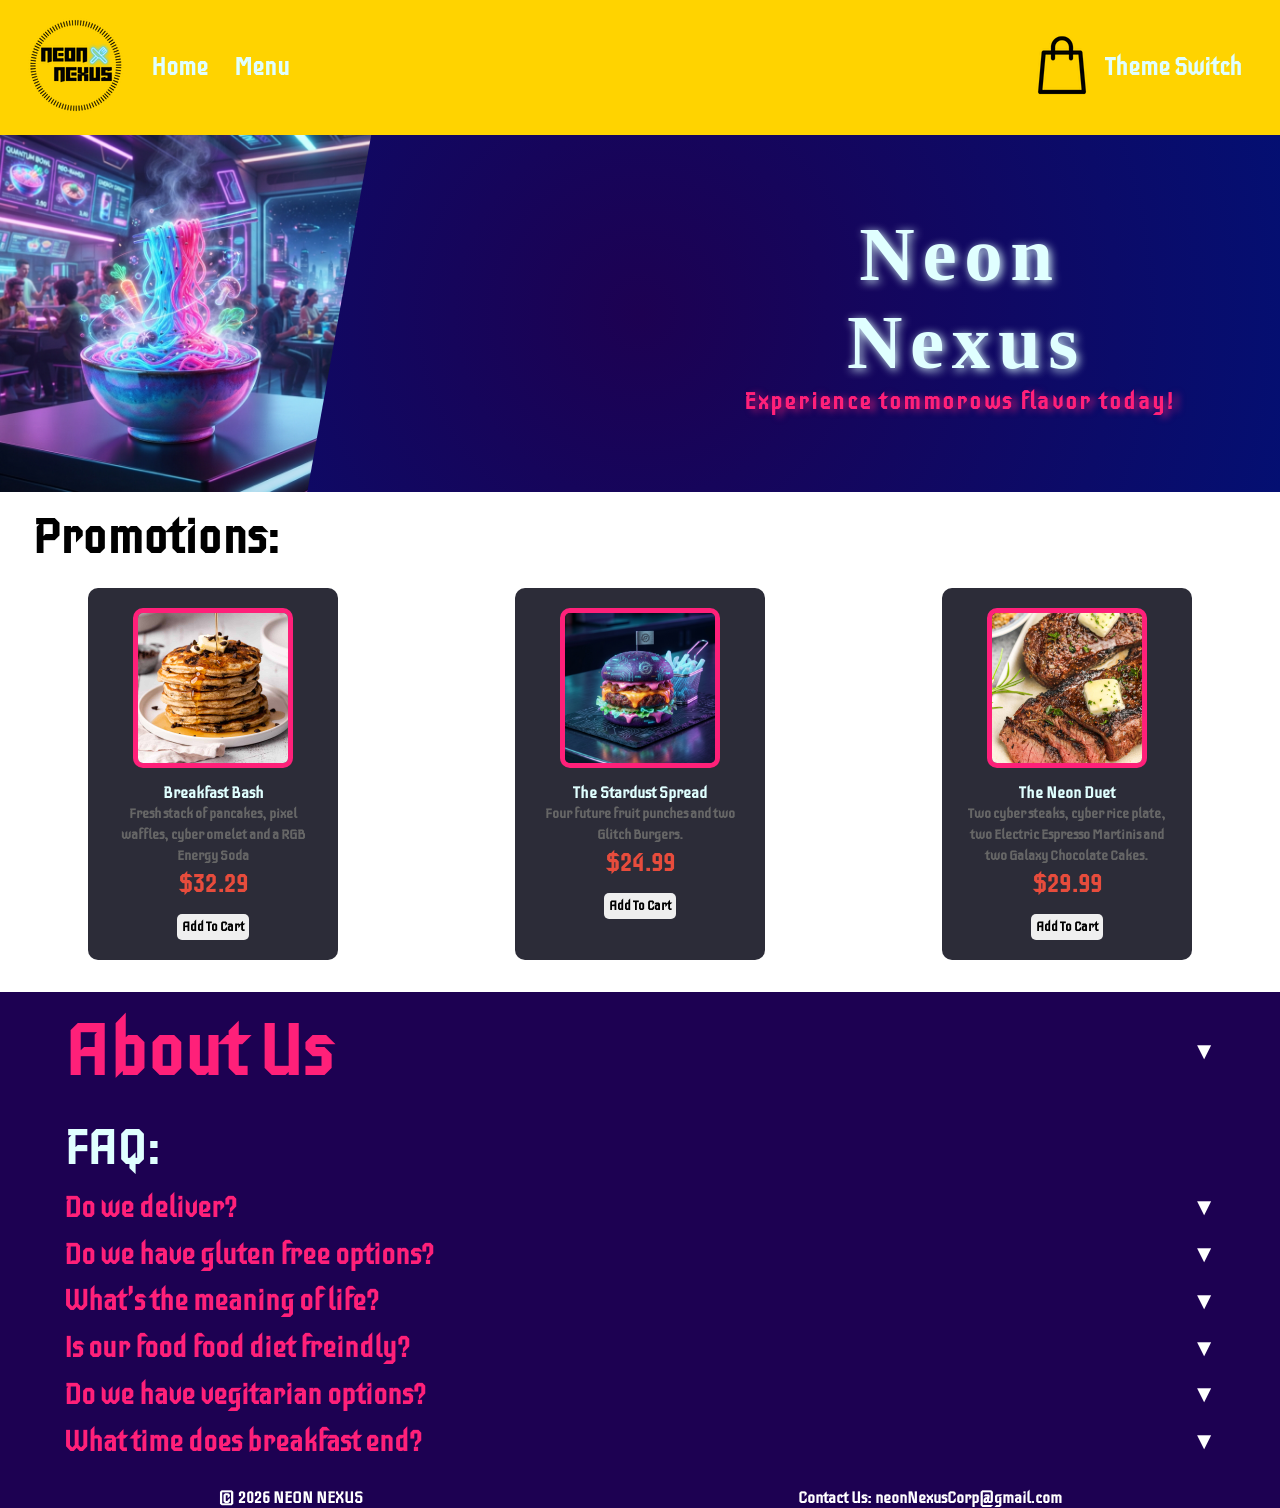
<file: index.html>
<!DOCTYPE html>
<html lang="en">
<head>
    <meta charset="UTF-8">
    <meta name="viewport" content="width=device-width, initial-scale=1.0">
    <title>Home | Neon Nexus</title>
    <link rel="stylesheet" href="shared/global.css">
    <link rel="stylesheet" href="shared/navbar.css">
    <link rel="stylesheet" href="shared/footer.css">
    <link rel="stylesheet" href="homepage.css">
    

</head>
<body>



    <header>
        <nav>

            <div id="leftSideNav">
                <a href="./"><img src="./assets/Logo/Neon nexus.png" alt="Resturant Logo" id="logo"></a>
                <ul class="navItemsContainer">
                    <li class="navItems" id="homeHref"><a href="./">Home</a></li>
                    <li class="navItems"><a href="./pages/menu/">Menu</a></li>
                </ul>
            </div>


            <div id="rightSideNav">

            <div class="bag-container">
            <a href="pages\checkout\index.html"><img class="cartLogo" src="./assets/icons/global/shoppingBag.png">
                    <span class="cart-count" id="cartCount">0</span></a>
            </div>

                <button id="themeSwitchButton" onclick="changeTheme()">Theme Switch</button>

            </div>

            <!-- !NEED A THEME SWITHCING BUTTON! -->
        </nav>
    </header>



    <main>
        <!-- For this section, create a diagonal shape using the property clip-path. EX syntax: clip-path: polygon(52% 0, 100% 0, 100% 100%, 40% 100%); slant exists because points 1 and 4 use different x-values (52% vs 40%), each comma separates a point--> 
        

        <div id="introDiv">

            <img src="assets/display/display.png" alt="Neo-Ramen" id="landingDisplayFood">

            <div id="headerContainerLanding">
                <h1 id="neon">
                    Neon
                </h1>
                    
                <h1 id="nexus">
                    Nexus
                </h1>

                <h3 id="missionStatement">
                    Experience tommorows flavor today!
                </h3>

            </div>

            

        </div>            


         <div class="promotionsSection">

                <h2 id="promtotionHeader">Promotions:</h2>

                    <div id="populatePromotionItems">

                        <!-- This section is populated via JS -->

                    </div>
        </div>

    </main>



    <footer>

        <!-- Footer will be spilt in two, 90/10, one will cover faqs and Our mission statement (90) and the bottom one will detail copyright -->

        <div id="interactiveDiv">

            <!-- div for about us / mission statement -->
            <div>
                <!-- display them in a column then populate them via javascript and an onclick event-->

                <div id="aboutUs">

                    <div class="aboutUsPrompt">

                        <h2 id="aboutUsHeader">About Us</h2>
                        
                        <button class="dropdownButton" onclick="displayAboutMeBio()">▼</button>

                    </div>

                    <p id="aboutMeBio">At Neon Nexus, we are more than just a restaurant; we are a cyber-futuristic culinary destination where the raw energy of urban nightlife meets the infinite possibilities of tomorrow. Inspired by the sleek, high-tech worlds of cyberpunk culture, we have created an immersive dining lounge designed to transport you straight into a vibrant, future metropolis. Our neon-drenched space brings people together under electric skies to share bold food, innovative drinks, and unforgettable experiences.</p>
                </div>

            </div>

            <div id="FAQ">

                

                <div class="questionFaqContainter">

                    <h2 id="FAQheader">FAQ:</h2>

                    <div class="faqPromptContainer">

                    <h3 class="questionFaqHeader">Do we deliver?</h3>

                    <button class="dropdownButton" onclick="displayQuestionAnswer(1)">▼</button>

                    </div>

                    <div class="questionAnsDiv">
                        <p id="question1" class="hiddenByDefualt">At this time, we only take orders for carry-out.</p>
                    </div>
                </div>
                
                <div class="questionFaqContainter">

                    <div class="faqPromptContainer">

                    <h3 class="questionFaqHeader">Do we have gluten free options?</h3>

                    <button class="dropdownButton" onclick="displayQuestionAnswer(2)">▼</button>

                    </div>

                    <div class="questionAnsDiv">
                        <p id="question2" class="hiddenByDefualt">Yes, of course! Though options are limited, our plasma steak, pixel waffles and quantum pancakes all have gluten free options.</p>
                    </div>
                </div>

                <div class="questionFaqContainter">

                    <div class="faqPromptContainer">
                    <h3 class="questionFaqHeader">What's the meaning of life?</h3>

                    <button class="dropdownButton" onclick="displayQuestionAnswer(3)">▼</button>

                    </div>

                    <div class="questionAnsDiv">
                        <p id="question3" class="hiddenByDefualt">To buy from our Resturant!!!</p>
                    </div>

                </div>

                <div class="questionFaqContainter">

                    <div class="faqPromptContainer">
                    <h3 class="questionFaqHeader">Is our food food diet freindly?</h3>

                    <button class="dropdownButton" onclick="displayQuestionAnswer(4)">▼</button>

                    </div>

                    <div class="questionAnsDiv">
                        <p id="question4" class="hiddenByDefualt">Fortanetly our food is calorically dense, so not diet friendly, but it's delicious!</p>
                    </div>

                </div>

                <div class="questionFaqContainter">

                    <div class="faqPromptContainer">

                    <h3 class="questionFaqHeader">Do we have vegitarian options?</h3>

                    <button class="dropdownButton" onclick="displayQuestionAnswer(5)">▼</button>

                    </div>

                    <div class="questionAnsDiv">
                        <p id="question5" class="hiddenByDefualt">Yes! Our Pixel Waffles, Quantum Pancakes, Cyber Rice plate and our Quantum Wrap are all vegitarian friendly.</p>
                    </div>
        
                </div>

                <div class="questionFaqContainter">

                    <div class="faqPromptContainer">

                    <h3 class="questionFaqHeader">What time does breakfast end?</h3>

                    <button class="dropdownButton" onclick="displayQuestionAnswer(6)">▼</button>

                    </div>

                    <div class="questionAnsDiv">
                        <p id="question6" class="hiddenByDefualt">Never! We serve breakfast anytime, as long as we're open, any day of the week</p>
                    </div>

                </div>
            </div>

        </div>



        <div id="copyrightFooter">
            <p>© 2026 NEON NEXUS</p>
            <p>Contact Us: neonNexusCorp@gmail.com</p>
        </div>


    </footer>

    
    <script src="homepage.js" defer></script>
    <script src="./shared/footer.js"></script>
    <script src="./shared/theme.js"></script>
</body>
</html>
</file>
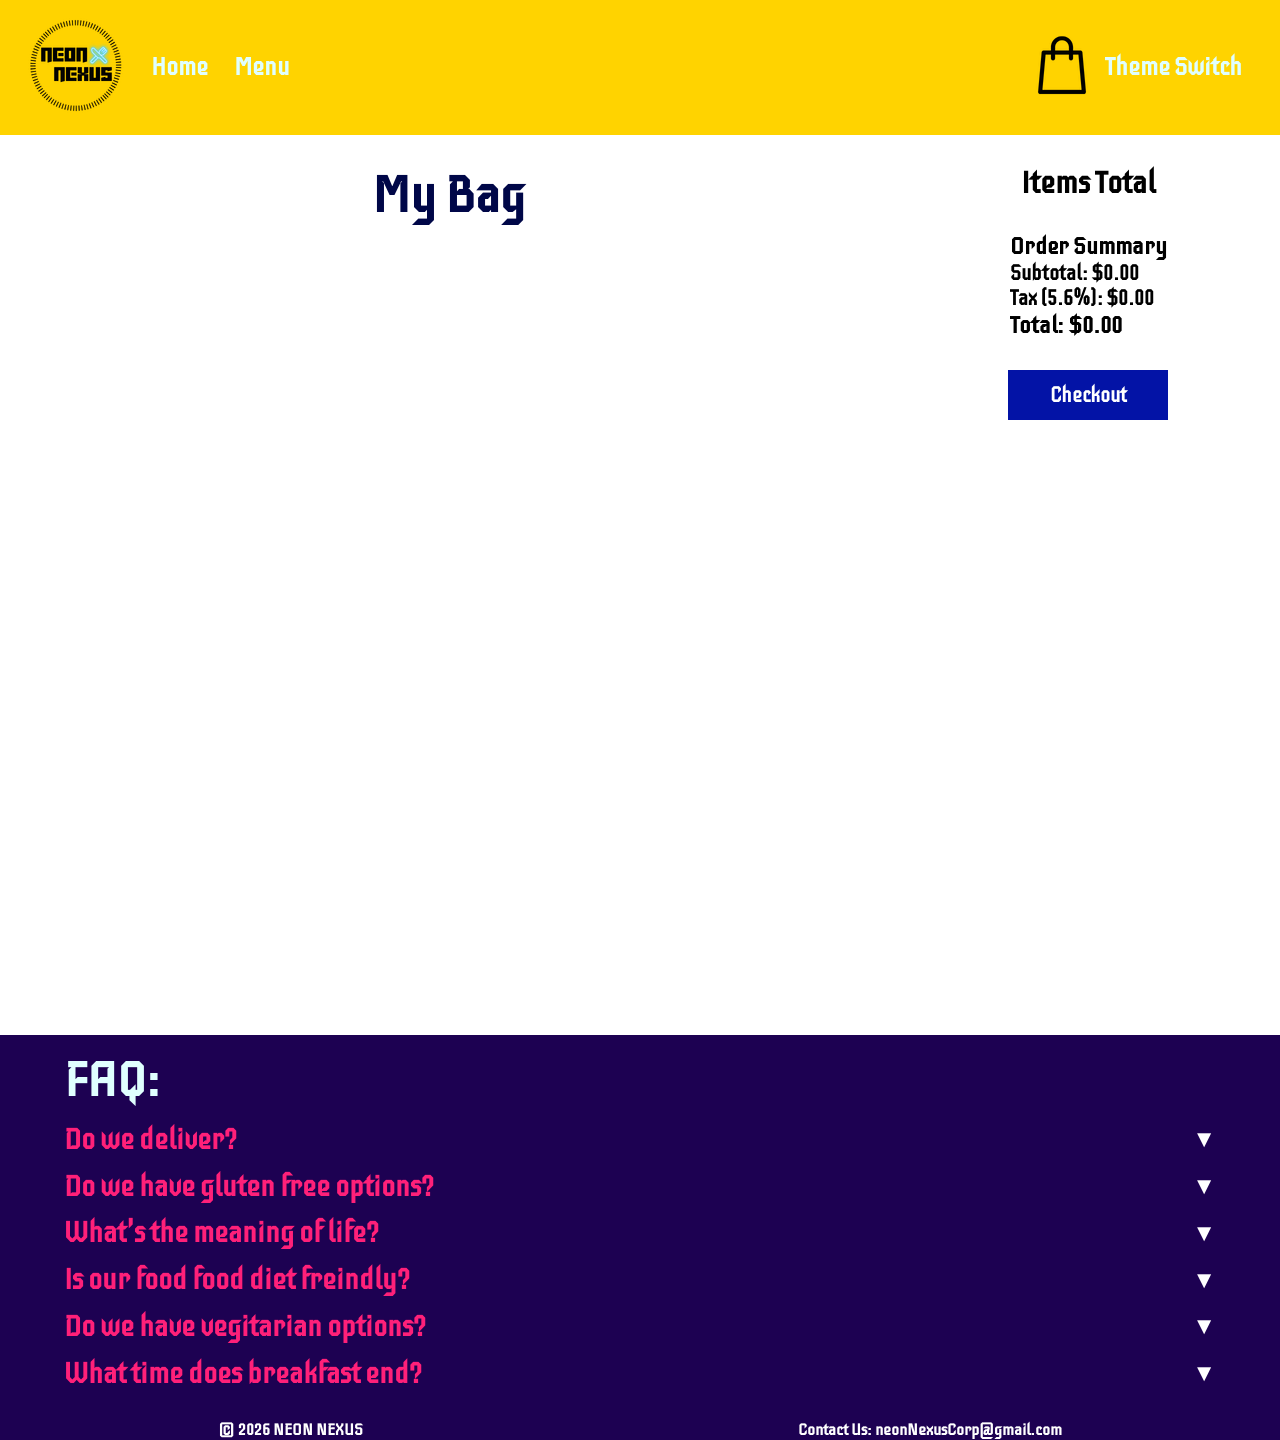
<file: pages/checkout/index.html>
<!DOCTYPE html>
<html lang="en">
<head>
    <meta charset="UTF-8">
    <meta name="viewport" content="width=device-width, initial-scale=1.0">
    <title>Checkout | Neon Nexus</title>
    <link rel="stylesheet" href="checkout.css">
    <link rel="stylesheet" href="../../shared/footer.css">
    <link rel="stylesheet" href="../../shared/global.css">
    <link rel="stylesheet" href="../../shared/navbar.css">
</head>
<body>
    <header>
        <nav>

            <div id="leftSideNav">
                <a href="../../"><img src="../../assets/Logo/Neon nexus.png" alt="Resturant Logo" id="logo"></a>
                <ul class="navItemsContainer">
                    <li class="navItems" id="homeHref"><a href="../../">Home</a></li>
                    <li class="navItems"><a href="../menu/">Menu</a></li>
                </ul>
            </div>


            <div id="rightSideNav">
            
            <div class="bag-container">
            <a href="../checkout/"><img class="cartLogo" src="../../assets/icons/global/shoppingBag.png">
                    <span class="cart-count" id="cartCount">0</span></a>
            </div>

            <button id="themeSwitchButton" onclick="changeTheme()">Theme Switch</button>    

            </div>
        </nav>
    </header>
    <main>
        <div class="container">
            <div class="leftSide">
                <h2 class="bag">My Bag</h2>
                <p id="display"></p>
            </div>

            <div class="rightSide">
                <div class="row">
                    <h2>Items Total</h2>
                    <h2></h2>
                </div>
                <p id="display2"></p>
                <button class="checkout">Checkout</button>
            </div>
        </div>
    </main>

        <footer>

        <!-- Footer will be spilt in two, 90/10, one will cover faqs and Our mission statement (90) and the bottom one will detail copyright -->

        <div id="interactiveDiv">

            <!-- div for about us / mission statement -->

            <div id="FAQ">

                

                <div class="questionFaqContainter">

                    <h2 id="FAQheader">FAQ:</h2>

                    <div class="faqPromptContainer">

                    <h3 class="questionFaqHeader">Do we deliver?</h3>

                    <button class="dropdownButton" onclick="displayQuestionAnswer(1)">▼</button>

                    </div>

                    <div class="questionAnsDiv">
                        <p id="question1" class="hiddenByDefualt">At this time, we only take orders for carry-out.</p>
                    </div>
                </div>
                
                <div class="questionFaqContainter">

                    <div class="faqPromptContainer">

                    <h3 class="questionFaqHeader">Do we have gluten free options?</h3>

                    <button class="dropdownButton" onclick="displayQuestionAnswer(2)">▼</button>

                    </div>

                    <div class="questionAnsDiv">
                        <p id="question2" class="hiddenByDefualt">Yes, of course! Though options are limited, our plasma steak, pixel waffles and quantum pancakes all have gluten free options.</p>
                    </div>
                </div>

                <div class="questionFaqContainter">

                    <div class="faqPromptContainer">
                    <h3 class="questionFaqHeader">What's the meaning of life?</h3>

                    <button class="dropdownButton" onclick="displayQuestionAnswer(3)">▼</button>

                    </div>

                    <div class="questionAnsDiv">
                        <p id="question3" class="hiddenByDefualt">To buy from our Resturant!!!</p>
                    </div>

                </div>

                <div class="questionFaqContainter">

                    <div class="faqPromptContainer">
                    <h3 class="questionFaqHeader">Is our food food diet freindly?</h3>

                    <button class="dropdownButton" onclick="displayQuestionAnswer(4)">▼</button>

                    </div>

                    <div class="questionAnsDiv">
                        <p id="question4" class="hiddenByDefualt">Fortanetly our food is calorically dense, so not diet friendly, but it's delicious!</p>
                    </div>

                </div>

                <div class="questionFaqContainter">

                    <div class="faqPromptContainer">

                    <h3 class="questionFaqHeader">Do we have vegitarian options?</h3>

                    <button class="dropdownButton" onclick="displayQuestionAnswer(5)">▼</button>

                    </div>

                    <div class="questionAnsDiv">
                        <p id="question5" class="hiddenByDefualt">Yes! Our Pixel Waffles, Quantum Pancakes, Cyber Rice plate and our Quantum Wrap are all vegitarian friendly.</p>
                    </div>
        
                </div>

                <div class="questionFaqContainter">

                    <div class="faqPromptContainer">

                    <h3 class="questionFaqHeader">What time does breakfast end?</h3>

                    <button class="dropdownButton" onclick="displayQuestionAnswer(6)">▼</button>

                    </div>

                    <div class="questionAnsDiv">
                        <p id="question6" class="hiddenByDefualt">Never! We serve breakfast anytime, as long as we're open, any day of the week</p>
                    </div>

                </div>
            </div>

        </div>



        <div id="copyrightFooter">
            <p>© 2026 NEON NEXUS</p>
            <p>Contact Us: neonNexusCorp@gmail.com</p>
        </div>


    </footer>

    <script src="checkout.js" defer></script>
    <script src="../../shared/footer.js"></script>
    <script src="../../shared/theme.js"x    ></script>

</body>
</html>
</file>
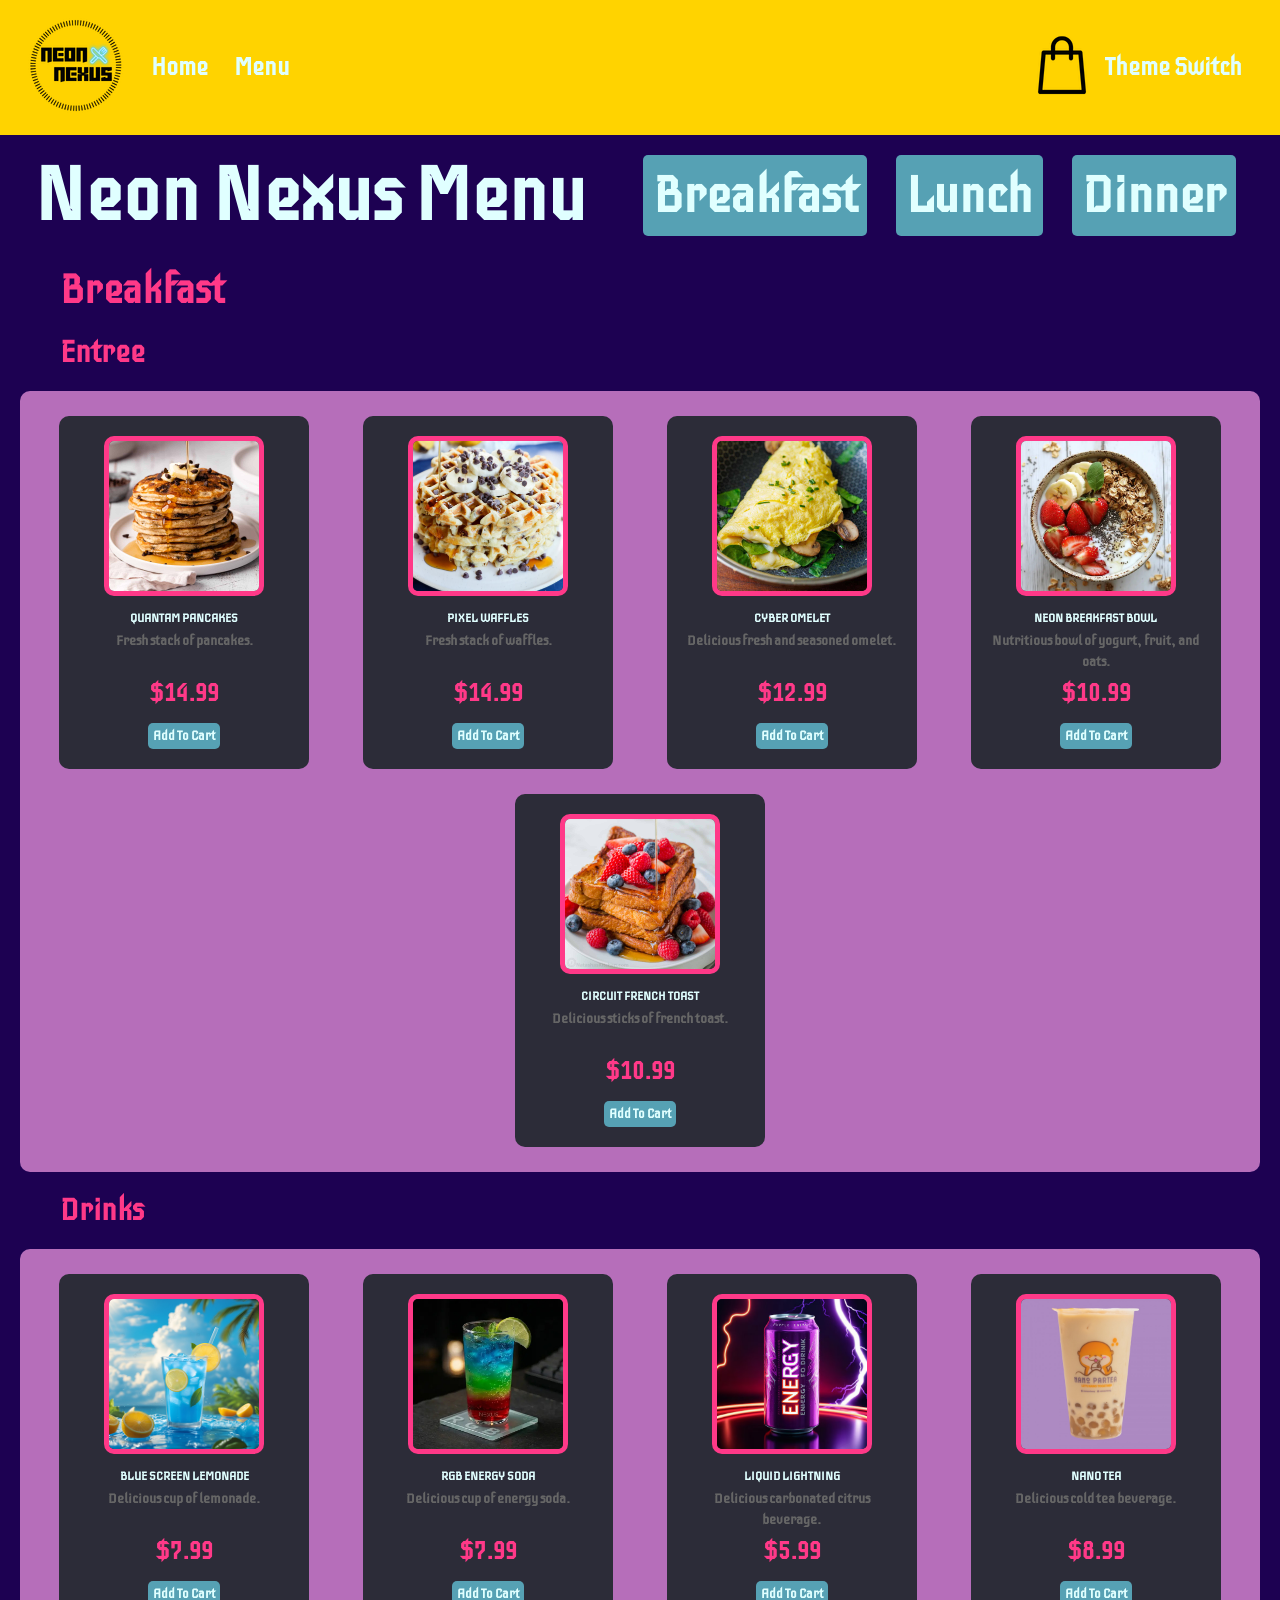
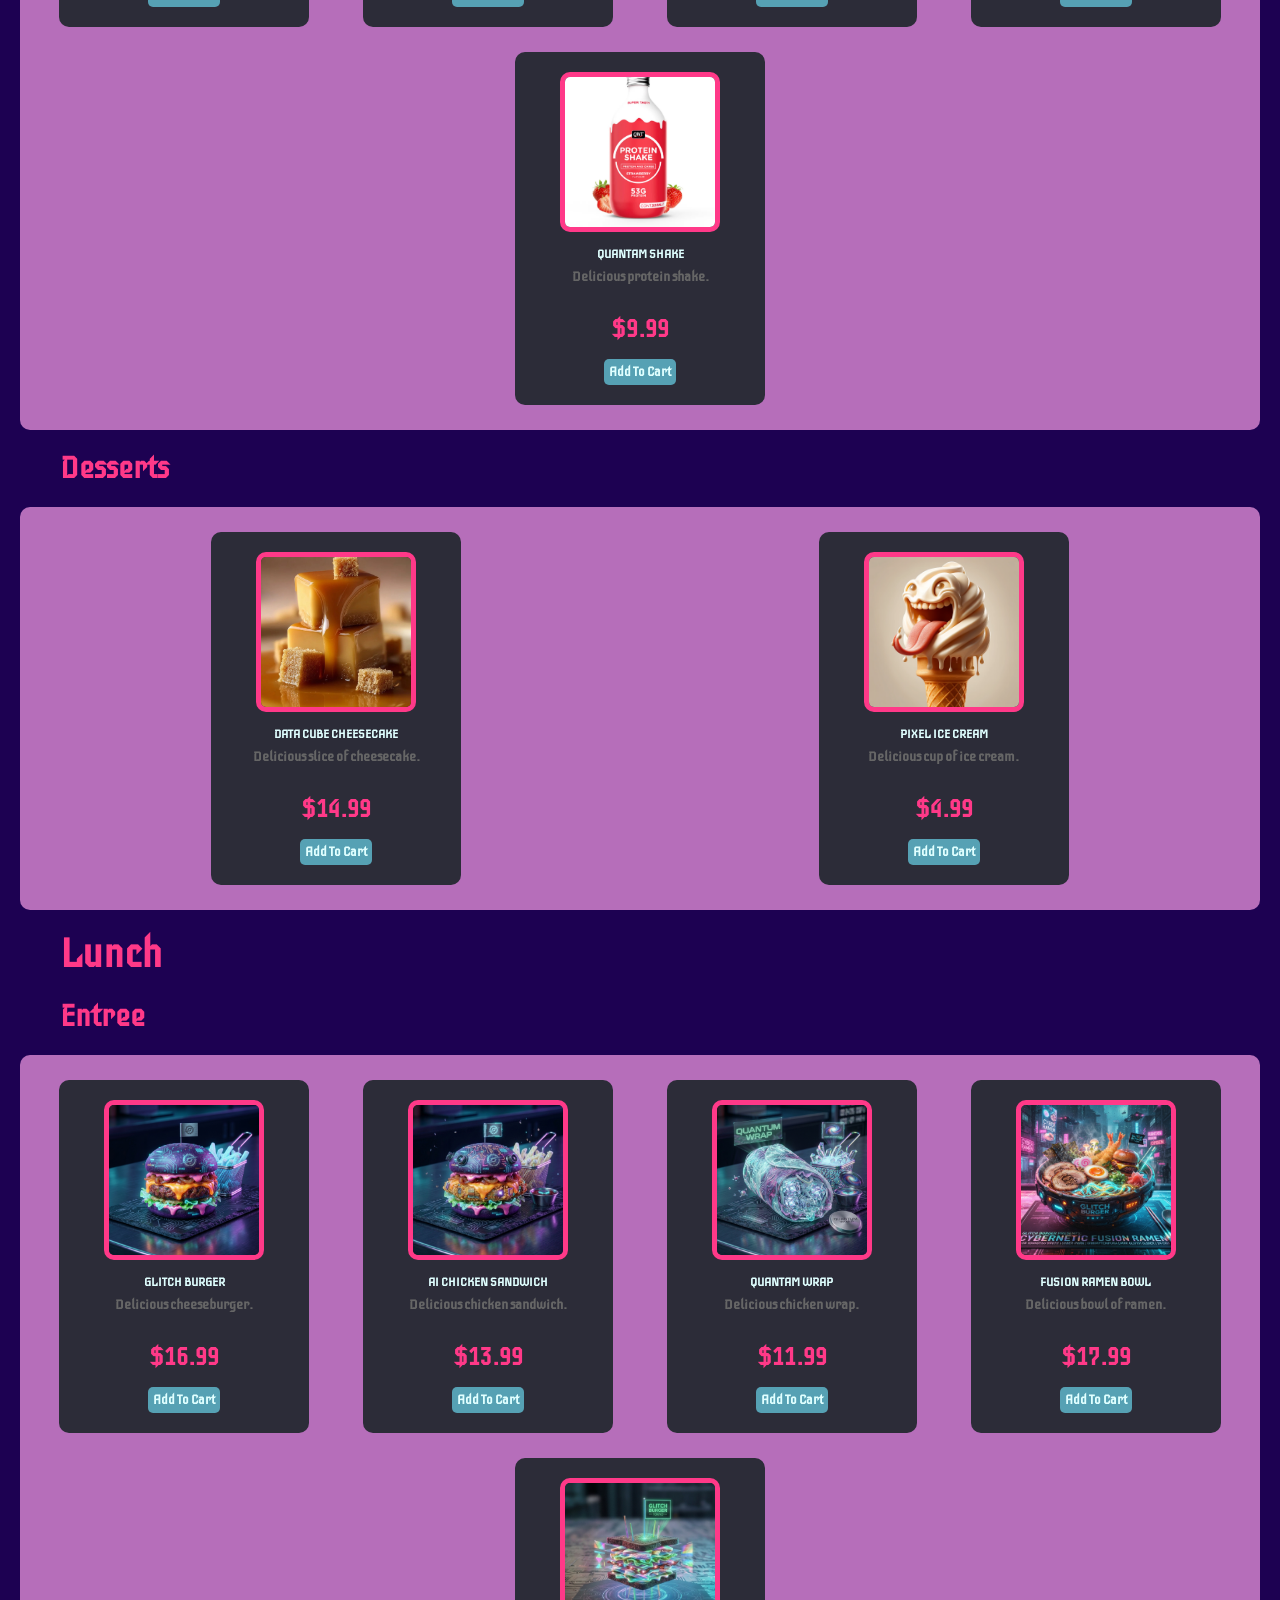
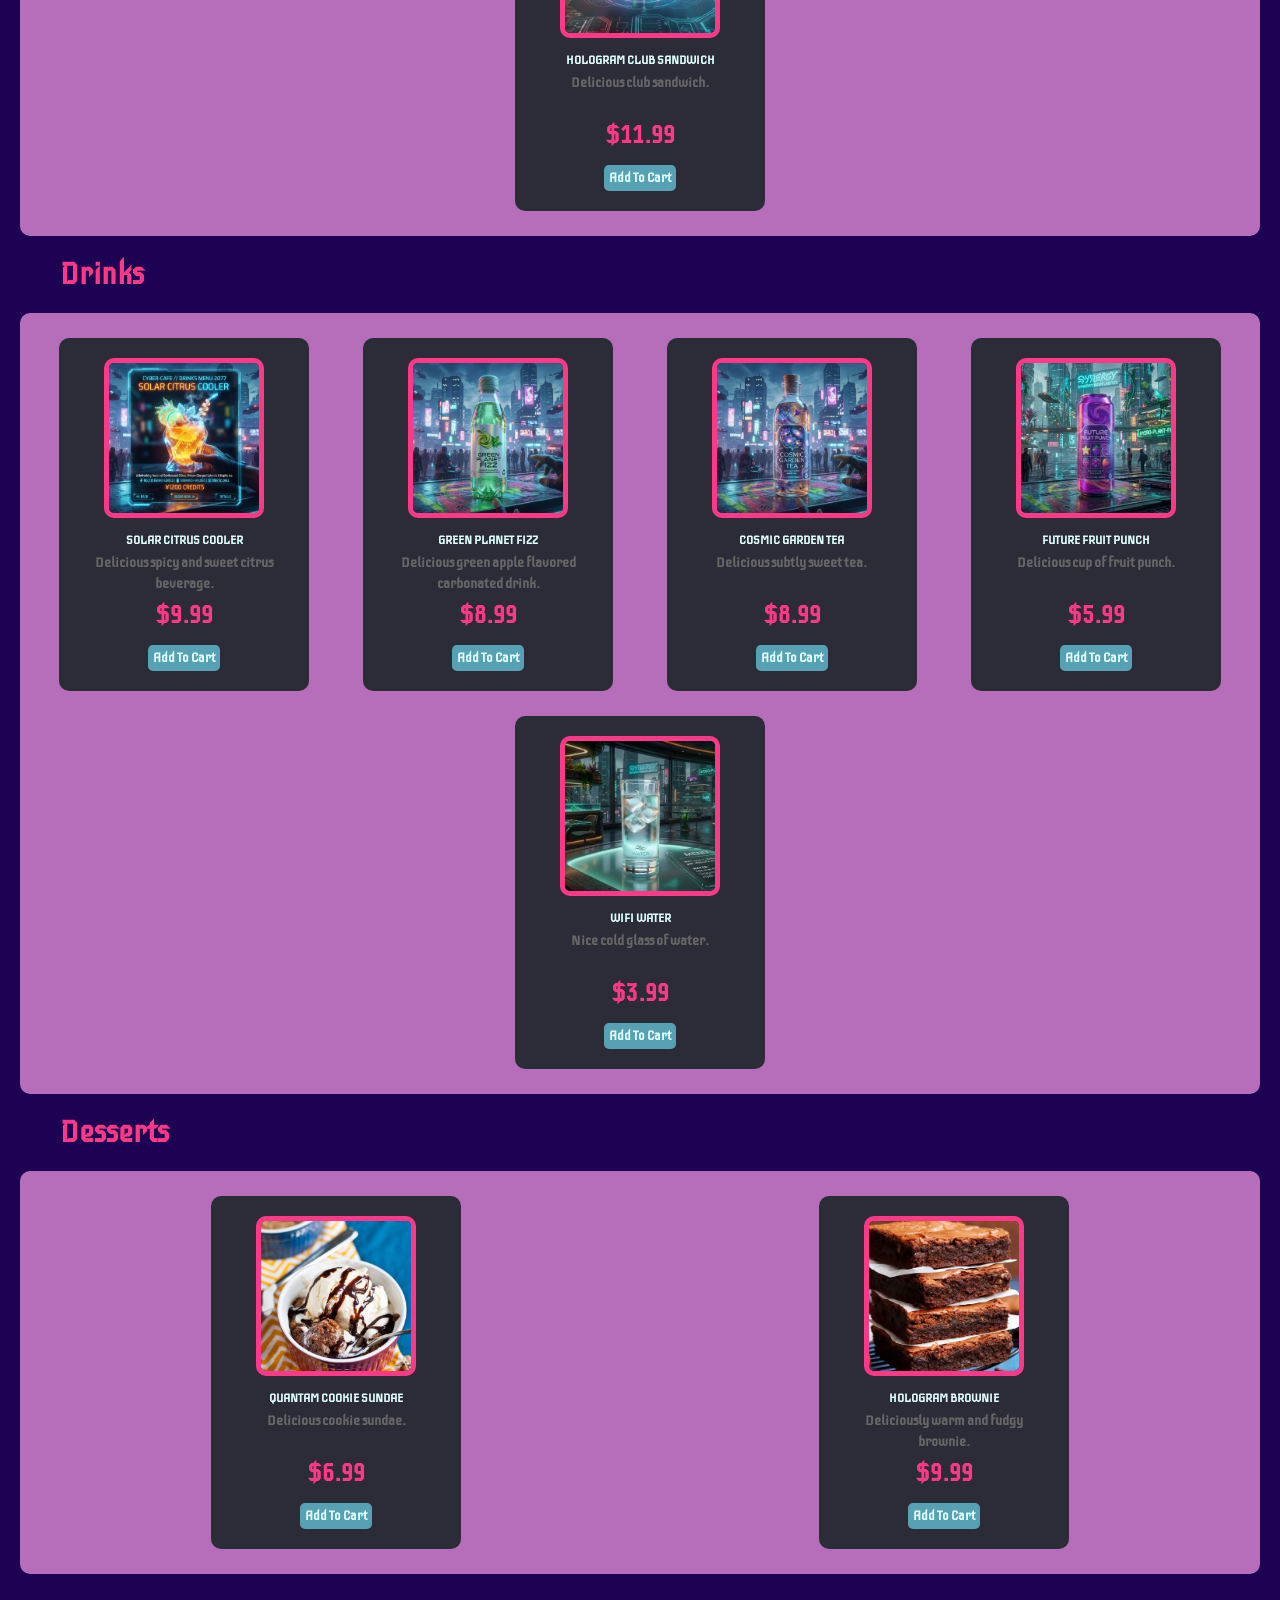
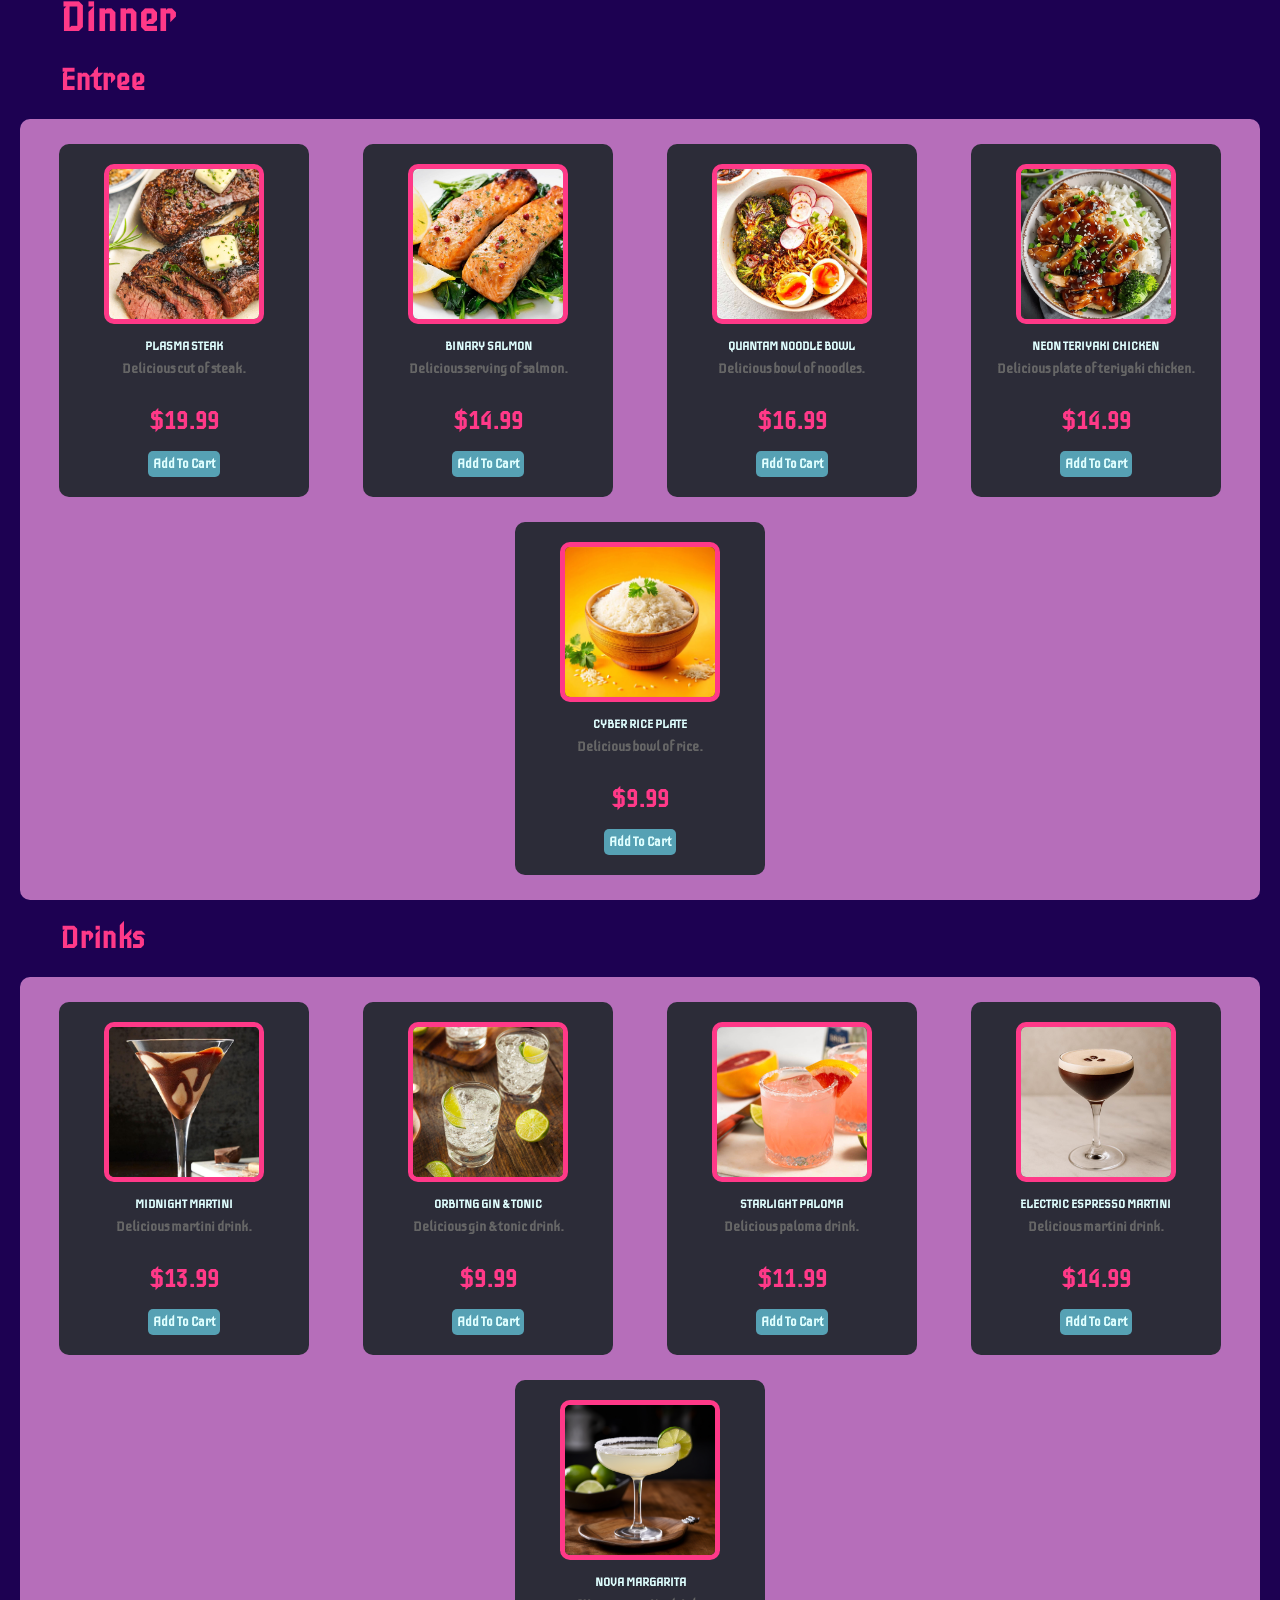
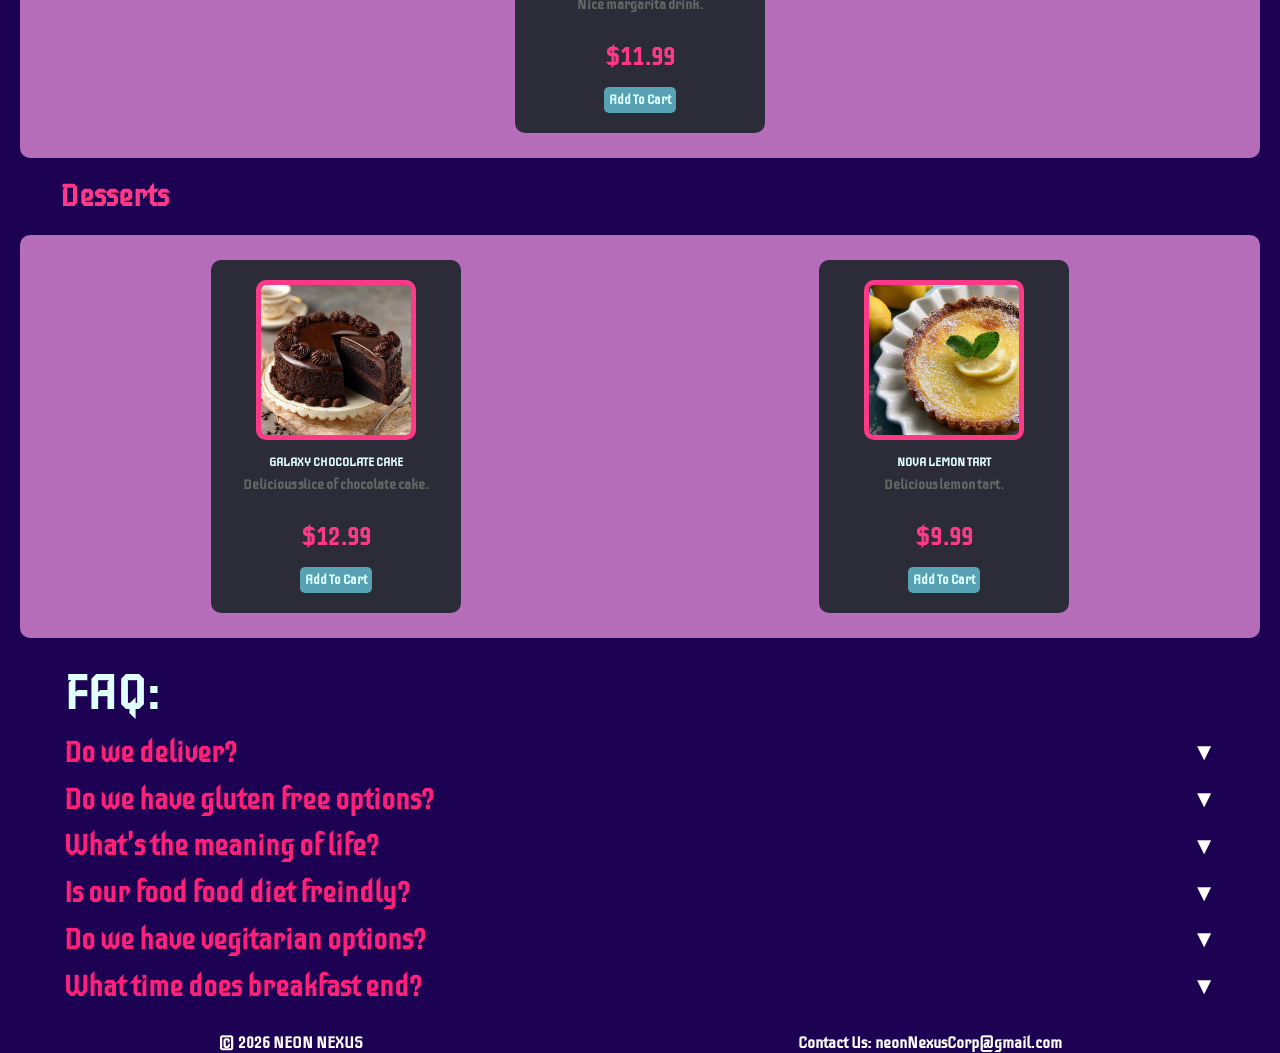
<file: pages/menu/index.html>
<!DOCTYPE html>
<html lang="en">
<head>
    <meta charset="UTF-8">
    <meta name="viewport" content="width=device-width, initial-scale=1.0">
    <link rel="stylesheet" href="menu.css">
    <link rel="stylesheet" href="../../shared/footer.css">
    <link rel="stylesheet" href="../../shared/global.css">
    <link rel="stylesheet" href="../../shared/navbar.css">
    <title>Menu | Neon Nexus</title>
</head>
<body>
    <!-- Header Navigation -->
    <header>
        <nav>

            <div id="leftSideNav">
                <a href="../../"><img src="../../assets/Logo/Neon nexus.png" alt="Resturant Logo" id="logo"></a>
                <ul class="navItemsContainer">
                    <li class="navItems" id="homeHref"><a href="../../">Home</a></li>
                    <li class="navItems"><a href="./">Menu</a></li>
                </ul>
            </div>


            <div id="rightSideNav">
            <div class="bag-container">
            <a href="../checkout/"><img class="cartLogo" src="../../assets/icons/global/shoppingBag.png">
                    <span class="cart-count" id="cartCount">0</span></a>
            </div>
            <button id="themeSwitchButton" onclick="changeTheme()">Theme Switch</button>    
   

        </nav>
    </header>


    <main id="mainContainer"> <!-- Main Body that contains all titles, menus, and scroll-horizontally buttons-->
        <div id="mainNavigation"> <!-- Body Title-->
            <h2 id="mainTitle"> Neon Nexus Menu </h2>

            <div>
                <a href = "#breakfastEntree"><button class="mainButton"> Breakfast </button></a>
                <a href = "#lunchEntree"><button class="mainButton"> Lunch </button></a>
                <a href = "#dinnerEntree"><button class="mainButton" > Dinner </button></a>
            </div>
        </div>

        <!-- Main Breakfast Menu -->
            <!-- Entree -->
                <h2 class="menuTitle"> Breakfast </h2>
                <h2 class="menuSubtitle"> Entree </h2>
                <div class="menuContainer">
                    <p id="breakfastEntree"></p>
                </div>

            <!-- Drinks -->
                <h2 class="menuSubtitle"> Drinks </h2>
                <div class="menuContainer">
                    <p id="breakfastDrink"></p>
                </div>

            <!--Desserts -->
                <h2 class="menuSubtitle"> Desserts </h2>
                <div class="menuContainer">
                    <p id="breakfastDesserts"></p>
                </div>

        <!-- Main Lunch Menu -->
            <!-- Entree -->
                <h2 class="menuTitle"> Lunch </h2>
                <h2 class="menuSubtitle"> Entree </h2>
                <div class="menuContainer">
                    <p id="lunchEntree"></p>
                </div>

            <!-- Drink -->
                <h2 class="menuSubtitle"> Drinks </h2>
                <div class="menuContainer">
                    <p id="LunchDrink"></p>
            </div>

            <!-- Desserts -->
                <h2 class="menuSubtitle"> Desserts </h2>
            <div class="menuContainer">
                <p id="LunchDesserts"></p>
            </div>

        <!--Main Dinner Menu-->
            <!-- Entree -->
            <h2 class="menuTitle"> Dinner </h2>
            <h2 class="menuSubtitle"> Entree </h2>
            <div class="menuContainer">
            <p id="dinnerEntree"></p>    
            </div>

            <!-- Drink -->
                <h2 class="menuSubtitle"> Drinks </h2>
                <div class="menuContainer">
                    <p id="dinnerDrink"></p>  
                </div>

         <!-- Dessert -->
            <h2 class="menuSubtitle"> Desserts </h2>
                <div class="menuContainer">
                    <p id="dinnerDesserts"></p>  
                </div>

        <!-- Footer Section-->
    <footer>

        <!-- Footer will be spilt in two, 90/10, one will cover faqs and Our mission statement (90) and the bottom one will detail copyright -->

        <div id="interactiveDiv">

            <!-- div for about us / mission statement -->
            

            <div id="FAQ">

                

                <div class="questionFaqContainter">

                    <h2 id="FAQheader">FAQ:</h2>

                    <div class="faqPromptContainer">

                    <h3 class="questionFaqHeader">Do we deliver?</h3>

                    <button class="dropdownButton" onclick="displayQuestionAnswer(1)">▼</button>

                    </div>

                    <div class="questionAnsDiv">
                        <p id="question1" class="hiddenByDefualt">At this time, we only take orders for carry-out.</p>
                    </div>
                </div>
                
                <div class="questionFaqContainter">

                    <div class="faqPromptContainer">

                    <h3 class="questionFaqHeader">Do we have gluten free options?</h3>

                    <button class="dropdownButton" onclick="displayQuestionAnswer(2)">▼</button>

                    </div>

                    <div class="questionAnsDiv">
                        <p id="question2" class="hiddenByDefualt">Yes, of course! Though options are limited, our plasma steak, pixel waffles and quantum pancakes all have gluten free options.</p>
                    </div>
                </div>

                <div class="questionFaqContainter">

                    <div class="faqPromptContainer">
                    <h3 class="questionFaqHeader">What's the meaning of life?</h3>

                    <button class="dropdownButton" onclick="displayQuestionAnswer(3)">▼</button>

                    </div>

                    <div class="questionAnsDiv">
                        <p id="question3" class="hiddenByDefualt">To buy from our Resturant!!!</p>
                    </div>

                </div>

                <div class="questionFaqContainter">

                    <div class="faqPromptContainer">
                    <h3 class="questionFaqHeader">Is our food food diet freindly?</h3>

                    <button class="dropdownButton" onclick="displayQuestionAnswer(4)">▼</button>

                    </div>

                    <div class="questionAnsDiv">
                        <p id="question4" class="hiddenByDefualt">Fortanetly our food is calorically dense, so not diet friendly, but it's delicious!</p>
                    </div>

                </div>

                <div class="questionFaqContainter">

                    <div class="faqPromptContainer">

                    <h3 class="questionFaqHeader">Do we have vegitarian options?</h3>

                    <button class="dropdownButton" onclick="displayQuestionAnswer(5)">▼</button>

                    </div>

                    <div class="questionAnsDiv">
                        <p id="question5" class="hiddenByDefualt">Yes! Our Pixel Waffles, Quantum Pancakes, Cyber Rice plate and our Quantum Wrap are all vegitarian friendly.</p>
                    </div>
        
                </div>

                <div class="questionFaqContainter">

                    <div class="faqPromptContainer">

                    <h3 class="questionFaqHeader">What time does breakfast end?</h3>

                    <button class="dropdownButton" onclick="displayQuestionAnswer(6)">▼</button>

                    </div>

                    <div class="questionAnsDiv">
                        <p id="question6" class="hiddenByDefualt">Never! We serve breakfast anytime, as long as we're open, any day of the week</p>
                    </div>

                </div>
            </div>

        </div>



        <div id="copyrightFooter">
            <p>© 2026 NEON NEXUS</p>
            <p>Contact Us: neonNexusCorp@gmail.com</p>
        </div>


    </footer>
        
    <script src="menu.js"></script>
    <script src="../../shared/footer.js"></script>

</body>
</html>
</file>
<file: shared/global.css>
@import url('https://fonts.googleapis.com/css2?family=Iceberg&display=swap');

*{
    box-sizing: border-box;
    margin: 0;
    padding: 0;
    max-width: 100dvw;
    font-family: "Iceberg", sans-serif;
    font-weight: 600;
    font-style: normal;
}

/* vars for color palete */
:root {
  --cyberPunk-yellow: #FFD300;
  --cyberpunk-black: #050505;
  --cyberpunk-white: #E0FFFF;
  --cyberpuk-purple: #7C4DFF;
  --cyberpunk-darkGrey: #2c2c38;
  --cyberpunk-cyan: #15A3C7;
  --cyberpunk-blue: #0313A6;
}
</file>
<file: shared/navbar.css>
:root {
  --cyberPunk-yellow: #FFD300;
  --cyberpunk-black: #050505;
  --cyberpunk-white: #E0FFFF;
  --cyberpuk-purple: #7C4DFF;
  --cyberpunk-darkGrey: #2c2c38;
  --cyberpunk-cyan: #15A3C7;
  --cyberpunk-blue: #0313A6;
}



header{
    display: flex;
    flex-direction: row;
    max-width: 100dvw;
    height: 15vh;
    background-color: var(--cyberPunk-yellow);
    min-height: 15vh;

}

nav{
    display: flex;
    flex-direction: row;
    align-items: center;
    width: 100%;
    height: 15vh;
    justify-content: space-between;
    padding: 0.8rem;
}

.navItemsContainer{
    display: flex;
    list-style: none;
    align-items: center;
    padding: 0.8rem;

}

.navItems{
    padding: 0.8rem;
    font-size: 1.5rem;
}

#leftSideNav{
    display: flex;
    flex-direction: row;
    padding: 0.8rem;
}

#rightSideNav{
    display: flex;
    flex-direction: row;
    align-items: center;
    padding: 0.8rem;
}

#orderNow{
    font-size: 1.5rem;
    background-color: transparent;
    padding: 0.8rem;
    border: none;
}

header, a{
    list-style: none;
    text-decoration: none;
    color: var(--cyberpunk-white);
    cursor: pointer;
}

 header,a:active{
    font-size: 1.2rem;
 }

a:hover{
    color: var(--cyberpunk-blue);
}

#themeSwitchButton{
    background-color: transparent;
    border: none;
    color: var(--cyberpunk-white);
    padding: 0.8rem;
    font-size: 1.5rem;
}

#themeSwitchButton:hover{
    color: var(--cyberpunk-blue);
    cursor: pointer;
}

#themeSwitchButton:active{
    font-size: 1.4rem;
}
</file>
<file: shared/footer.css>
/* vars for color palete */
:root {
  --cyberPunk-yellow: #FFD300;
  --cyberpunk-black: #050505;
  --cyberpunk-white: #E0FFFF;
  --cyberpuk-purple: #7C4DFF;
  --cyberpunk-darkGrey: #2c2c38;
  --cyberpunk-cyan: #15A3C7;
  --cyberpunk-blue: #0313A6;
  --dark-yellow: rgb(212, 212, 13);
  --dark-blue: #1d0152;
  --cyberpunk-pink: #FF2079;
}

footer{
  background-color: var(--dark-blue);
  color: var(--cyberpunk-pink);
  font-size: x-large;
}

.hiddenByDefualt{
  display: none;

}

#aboutUs{
  margin-bottom: 1.5rem;
  font-size: xxx-large;
}

#FAQheader{
  color: var(--cyberpunk-white);
  font-size: xxx-large;
}

#aboutMeBio{
  display: none;
}

.faqPromptContainer{
  display: flex;
  flex-direction: row;
  justify-content: space-between;
}

 .aboutUsPrompt{
  display: flex;
  flex-direction: row;
  justify-content: space-between;}

.questionFaqContainter, #aboutUs{
  display: flex;
  flex-direction: column;
  margin-left: 3rem;
  margin-right: 3rem;
}

.questionFaqContainter{
  gap: 0.8rem;
}

.questionAnsDiv, #aboutMeBio{
  font-size: large;
  font-family: 'Times New Roman', Times, serif;
  color: var(--cyberpunk-white);
}

#interactiveDiv{
  padding: 1rem;
  gap: 1rem;

}

.dropdownButton{
  border: none;
  background-color: transparent;
  font-size: x-large;
  color: white;
}

.dropdownButton:hover{
  color: var(--cyberpunk-pink);
  font-size: xx-large;
  cursor: pointer;
}

#copyrightFooter{
  font-size: medium;
  font-family: 'Times New Roman', Times, serif;
  color: white;
  display: flex;
  flex-direction: row;
  justify-content: space-around;
  background-color: var(--dark-blue);
}

@media (max-width: 480px) {

  #copyrightFooter{
    flex-direction: column;
    align-items: center;
  }

  #copyrightFooter, p{
    margin-top: 0.25rem;
    margin-bottom: 0.25rem;
  }

}
</file>
<file: homepage.css>
/* vars for color palete */
:root {
  --cyberPunk-yellow: #FFD300;
  --cyberpunk-black: #050505;
  --cyberpunk-white: #E0FFFF;
  --cyberpuk-purple: #7C4DFF;
  --cyberpunk-darkGrey: #2c2c38;
  --cyberpunk-cyan: #15A3C7;
  --cyberpunk-blue: #0313A6;
  --dark-yellow: rgb(212, 212, 13);
  --dark-blue: #1d0152;
  --cyberpunk-pink: #FF2079;
}

#introDiv{
  display: flex;
  flex-direction: row;
  flex-wrap: nowrap;
  align-items: center;
  width: 100%;
  background: radial-gradient(circle, #1d0152, #040f72);
}

#landingDisplayFood{
  clip-path: polygon(0 0, 58% 0, 48% 100%, 0 100%);
  flex: 0 0 50%;
  width: 50%;
  min-width: 0;
  max-width: 100%;
  height: auto;
  display: block;
}

#headerContainerLanding{
  flex: 0 0 50%;
  width: 50%;
  min-width: 0;
  padding: 1rem;
  text-align: center;
}

#neon, #nexus{
  color: var(--cyberpunk-white);
  font-family:'Times New Roman', Times, serif;
  text-shadow: 2px 2px 10px var(--cyberpunk-white);
  font-size: 6vw;
  letter-spacing: 0.1em;
  margin: 0;
  overflow-wrap: break-word;
}

#nexus{
  margin-left: 1vw;
}

#missionStatement{
  color: var(--cyberpunk-pink);
  text-shadow: 6px 2px 7px #ff207993;
  font-size: 1.8vw;
  letter-spacing: 0.1em;
  text-align: center;
}


/* css for displaying the bundles */

#populatePromotionItems{
  display: flex;
  flex-direction: row;
  justify-content: space-around;
  margin-top: 1.3rem;
  /* margin-bottom: 1.3rem; */
  padding-bottom: 2rem;
  
}

.bag-container {
  position: relative;
  display: inline-block;
}

.product-button:active {
        width: 90px;
}

.product-button:hover {
    background-color: var(--cyberpunk-blue);
    cursor: pointer;
    transform: translateY(-5px);
    color: #E0FFFF;
    cursor: pointer;
}

.cart-count { 
  position: absolute; 
  bottom: -8px; 
  right: -8px; 
  background-color: #e74c3c; 
  color: #fff; 
  width: 25px; 
  height: 25px; 
  border-radius: 50%; 
  display: flex; 
  align-items: center; 
  justify-content: center; 
  font-size: 15px; 
}

.product-card { 
  background: var(--cyberpunk-darkGrey); 
  padding: 20px; 
  color: var(--cyberpunk-white);
  max-width: 350px; 
  width: 250px;
  border-radius: 10px;
  display: flex;
  flex-direction: column;
  align-items: center;
  text-align: center;
} 
        
.product-icon {
  display: block;
  margin: 0 auto 15px;
  background: #f9f9f9;
  border: 5px solid #FF2079;
  width: 10rem;
  height: 10rem;
  object-fit: cover;
  border-radius: 10px;
        }
        
        .product-badge {
            background: #e74c3c;
            color: #fff;
            padding: 4px 8px;
            font-size: 10px;
            margin-bottom: 10px;
        }
        
        .product-category {
            color: #999;
            font-size: 12px;
            text-transform: uppercase;
            margin-bottom: 5px;
        }
        
        .product-name {
            font-size: 20px;
            font-weight: bold;
            margin-bottom: 20px;
        }
        
        .product-description {
            color: #666;
            font-size: 14px;
            line-height: 1.5;
        }
        
        .product-price {
            font-size: 24px;
            font-weight: bold;
            color: #e74c3c;
            justify-content: center;
            display: flex;
            margin-bottom: 15px;
            align-items: baseline;
        }

        .product-button {
            /* background-color: #29a603; */
            border: none;
            border-radius: 5px;
            padding: 5px;
            align-items: baseline;
        }



        .product-footer{
            margin-top: 0.25rem;
            align-items: flex-end;
        
        }

 #promtotionHeader{
  font-size: xxx-large;
  /* margin-top: 1.3rem; */
  margin-bottom: 1.3rem;
  margin-left: 2rem;
  padding-top: 1rem;
 }

/* Media quries testing */

@media (min-width: 1400px) {
  #neon, #nexus{
    font-size: 8rem;
  }
  #nexus{
    margin-left: 2rem;
  }
  #missionStatement{
    font-size: 1.5rem;
  }
}

@media (max-width: 1000px) {
  #landingDisplayFood {
    display: none;
  }
  #headerContainerLanding {
    flex: 1 1 100%;
    width: 100%;
  }
  #neon, #nexus {
    font-size: 12vw;
  }
  #missionStatement {
    font-size: 3.5vw;
  }
}

@media (max-width: 600px) {
  #neon, #nexus{
    font-size: 8vw;
  }
  #missionStatement{
    font-size: 2.5vw;
  }
  #populatePromotionItems{
    flex-direction: column;
    align-items: center;

  }
  .product-card{
    margin-bottom: 1rem;
    margin-top: 1rem;
  }
}

@media (max-width: 480px) {
  #neon, #nexus{
    font-size: 10vw;
  }
  #missionStatement{
    font-size: 4vw;
  }

  #introDiv{
    height: 40vh;
  }

}

html, body {
  overflow-x: hidden;
  max-width: 100%;
}
</file>
<file: pages/checkout/checkout.css>
* { 
  box-sizing: border-box; 
  margin: 0; 
  padding: 0; 
} 

:root {
  --cyberPunk-yellow: #FFD300;
  --cyberpunk-black: #050505;
  --cyberpunk-white: #E0FFFF;
  --cyberpunk-purple: #7C4DFF;
  --cyberpunk-darkGrey: #2c2c38;
  --cyberpunk-cyan: #15A3C7;
  --cyberpunk-blue: #0313A6;
}

#orderNow{
    font-size: 1.5rem;
    background-color: transparent;
    padding: 0.8rem;
    border: none;
}

.container { 
  display: flex; 
  flex-direction: row; 
  width: 100%;
  height: 100vh;
} 

.leftSide { 
  display: flex; 
  flex-direction: column; 
  align-items: center; 
  padding-top: 30px;
  font-size: 20px;
  width: 70%;
  gap: 20px; 
  overflow: scroll;
  color: #0313A6;
} 

.row {
   display: flex; 
   flex-direction: row; 
}

.rightSide { 
  display: flex; 
  flex-direction: column; 
  align-items: center; 
  width: 30%;
  gap: 30px; 
  padding-top: 30px;
  font-size: 20px;
}

.bag {
  font-size: 50px;
  color: #000748;
}

.cart-item {
  display: flex;
  justify-content: space-between;
  align-items: flex-start;
  flex-direction: row-reverse;
  gap: 20px;
  padding: 15px 0;
}

.item-details {
  display: flex;
  flex-direction: column; 
  gap: 8px;
  flex-grow: 1;
}

.cart-item h3 {
  margin: 0;
}

.cart-item .description {
  margin: 0;
  color: #000748;
}

.cart-item .price {
  margin: 0;
  font-weight: bold;
}
  
.bag-container {
  position: relative;
  display: inline-block;
}

.cart-count { 
  position: absolute; 
  bottom: -8px; 
  right: -8px; 
  background-color: #e74c3c; 
  color: #fff; 
  width: 25px; 
  height: 25px; 
  border-radius: 50%; 
  display: flex; 
  align-items: center; 
  justify-content: center; 
  font-size: 15px; 
}

.checkout {
  background-color: #0313A6;
  color: white;
  font-size: 20px;
  width: 160px;
  height: 50px;
}

.checkout:hover {
  cursor: pointer;
  background-color: #000c79;
}

.remove {
  margin-left: 250px;
}

.remove:hover {
  cursor: pointer;
  color: rgb(223, 2, 2) !important;
}

.remove:active {
  font-size: 19px;
  color: rgb(171, 0, 0);
}

button {
  background-color: rgba(255, 0, 0, 0);
  font-size: 20px;
  border: none;
}



.cart-item img {
  width: 150px;
  height: 150px;
  object-fit: cover;
  border-radius: 5px;
  border: 5px solid #FF2079;
}

/* for theme switching change all text to this color */

main.forced-theme * {
  color: var(--cyberpunk-white) !important;
}

.removeDuringThemeDark{
  color: var(--cyberpunk-white);
}

.removeDuringThemeDark:hover{
  cursor: pointer;
  color: var(--cyberpunk-purple);

}

@media (max-width: 768px){

  .container {
    flex-direction: column;
    width: 100%;
    height: auto;
    min-height: 100vh;
  }

  .leftSide {
    width: 100%;
    height: auto;
    max-height: none;
    padding: 20px 15px;
    gap: 15px;
    font-size: 18px;
  }

  .rightSide {
    width: 100%;
    padding: 20px 15px;
    gap: 20px;
    font-size: 18px;
  }

  .cart-item {
    width: 100%;
    flex-direction: column;
    align-items: center;
    gap: 15px;
    padding: 15px;
    border-bottom: 2px solid #2c2c38;
    flex-direction: column-reverse;
  }

  .cart-item img {
    width: 120px;
    height: 120px;
  }

  .item-details {
    width: 100%;
    text-align: center;
    align-items: center;
  }

  .remove {
    margin-left: 0;
    margin-top: 5px;
  }

  .bag {
    font-size: 40px;
  }
}
</file>
<file: pages/menu/menu.css>
/* Header Navigation */

/* vars for color palete */
:root {
  --cyberPunk-yellow: #FFD300;
  --cyberpunk-black: #050505;
  --cyberpunk-white: #E0FFFF;
  --cyberpuk-purple: #7958d3;
  --cyberpunk-darkGrey: #2c2c38;
  --cyberpunk-cyan: #56a1b4;
  --cyberpunk-blue: #0313A6;
  --dark-yellow: rgb(212, 212, 13);
  --dark-blue: #1d0152;
  --cyberpunk-pink: #FF2079;
}
    button {
        border: none;
    }

    .bag-container{
        position: relative;
        display: inline-block;
    }

/* Header Section*/
  main {
    background-color: #1d0152;
  }

  #mainContainer{
    height: fit-content;
    width: 100dw;
  }

  #mainNavigation{
    padding: 10px;
    color: #E0FFFF;
    display: flex;
    align-items: center;
    justify-content: space-around;
    font-size: 50px;
    font-family: 'Times New Roman', Times, serif;
  }
  

.mainButton {
    margin: 10px;
    padding: 10px;
    width: fit-content;
    height: fit-content;
    font-size: 50px;
    border-radius: 5px;
    color: #E0FFFF;
    background-color: #56a1b4;
}

.mainButton:hover {
    transform: translateY(-5px);
    cursor: pointer;
}

.menuTitle{
    margin-left: 50px;
    justify-content: flex-start;
    display: flex;
    padding: 10px;
    font-size: 40px;
    color: #ff3988;
}

.menuSubtitle{
    margin-left: 50px;
    justify-content: flex-start;
    display: flex;
    padding: 10px;
    font-size: 30px;
    color:#ff3988;
}

.menuContainer{
    max-width: 100vw;
}

#breakfastEntree, #breakfastDrink, #breakfastDesserts, #lunchEntree, #LunchDrink, #LunchDesserts, #dinnerEntree, #dinnerDrink, #dinnerDesserts{
    justify-content: space-around;
    flex-wrap: wrap;
    display: flex;
    padding: 25px;
    margin: 10px 20px 10px 20px;
    gap: 25px;
    background-color: #b66eba;
    border-radius: 10px;
}

.product-card { 
   background: var(--cyberpunk-darkGrey); 
   padding: 20px; 
   color: var(--cyberpunk-white);
   max-width: 350px; 
   width: 250px;
   border-radius: 10px;
   display: flex;
   flex-direction: column;
   align-items: center;
   text-align: center;
} 
        
.product-icon {
   display: block;
   margin: 0 auto 15px;
   background: #f9f9f9;
   border: 5px solid #ff3988;
   width: 10rem;
   height: 10rem;
   object-fit: cover;
   border-radius: 10px;
}
      
.bag-container {
  position: relative;
  display: inline-block;
}

.cart-count { 
  position: absolute; 
  bottom: -8px; 
  right: -8px; 
  background-color: #e74c3c; 
  color: #fff; 
  width: 25px; 
  height: 25px; 
  border-radius: 50%; 
  display: flex; 
  align-items: center; 
  justify-content: center; 
  font-size: 15px; 
}

.product-badge {
  background: #e74c3c;
  color: #fff;
  padding: 4px 8px;
  font-size: 10px;
  margin-bottom: 10px;
}
        
.product-catagory {
    color: #E0FFFF;
    font-size: 12px;
    text-transform: uppercase;
    margin-bottom: 5px;
}
        
.product-name {
    font-size: 20px;
    font-weight: bold;
    margin-bottom: 20px;

}
        
.product-description {
    color: #666;
    font-size: 14px;
    line-height: 1.5;
    min-height: 45px;
    max-height: 45px;
}
        
.product-price {
    font-size: 24px;
    font-weight: bold;
    color: #ff3988;
    justify-content: center;
    display: flex;
    margin-bottom: 15px;
    align-items: baseline;
}

        .product-button {
            color: #E0FFFF;
            background-color: #56a1b4;
            border: none;
            border-radius: 5px;
            padding: 5px;
            align-items: baseline;

        }

.product-button:hover {
    background-color: var(--cyberpunk-blue);
    cursor: pointer;
    transform: translateY(-5px);
    color: #E0FFFF;
    cursor: pointer;
}

    .product-button:active {
        width: 90px;
    }


.product-footer{
    margin-top: 0.25rem;
    align-items: flex-end;
}
/* Footer */

/* media */
@media(max-width: 650px){
    #logo{
        width: 70px;
        margin-top: 5px;
    }
}

@media(max-width: 450px){
    #logo{
        width: 70px;
        margin-top: 5px;
    }

    #mainNavigation {
        flex-direction: column;
    }


}
</file>
